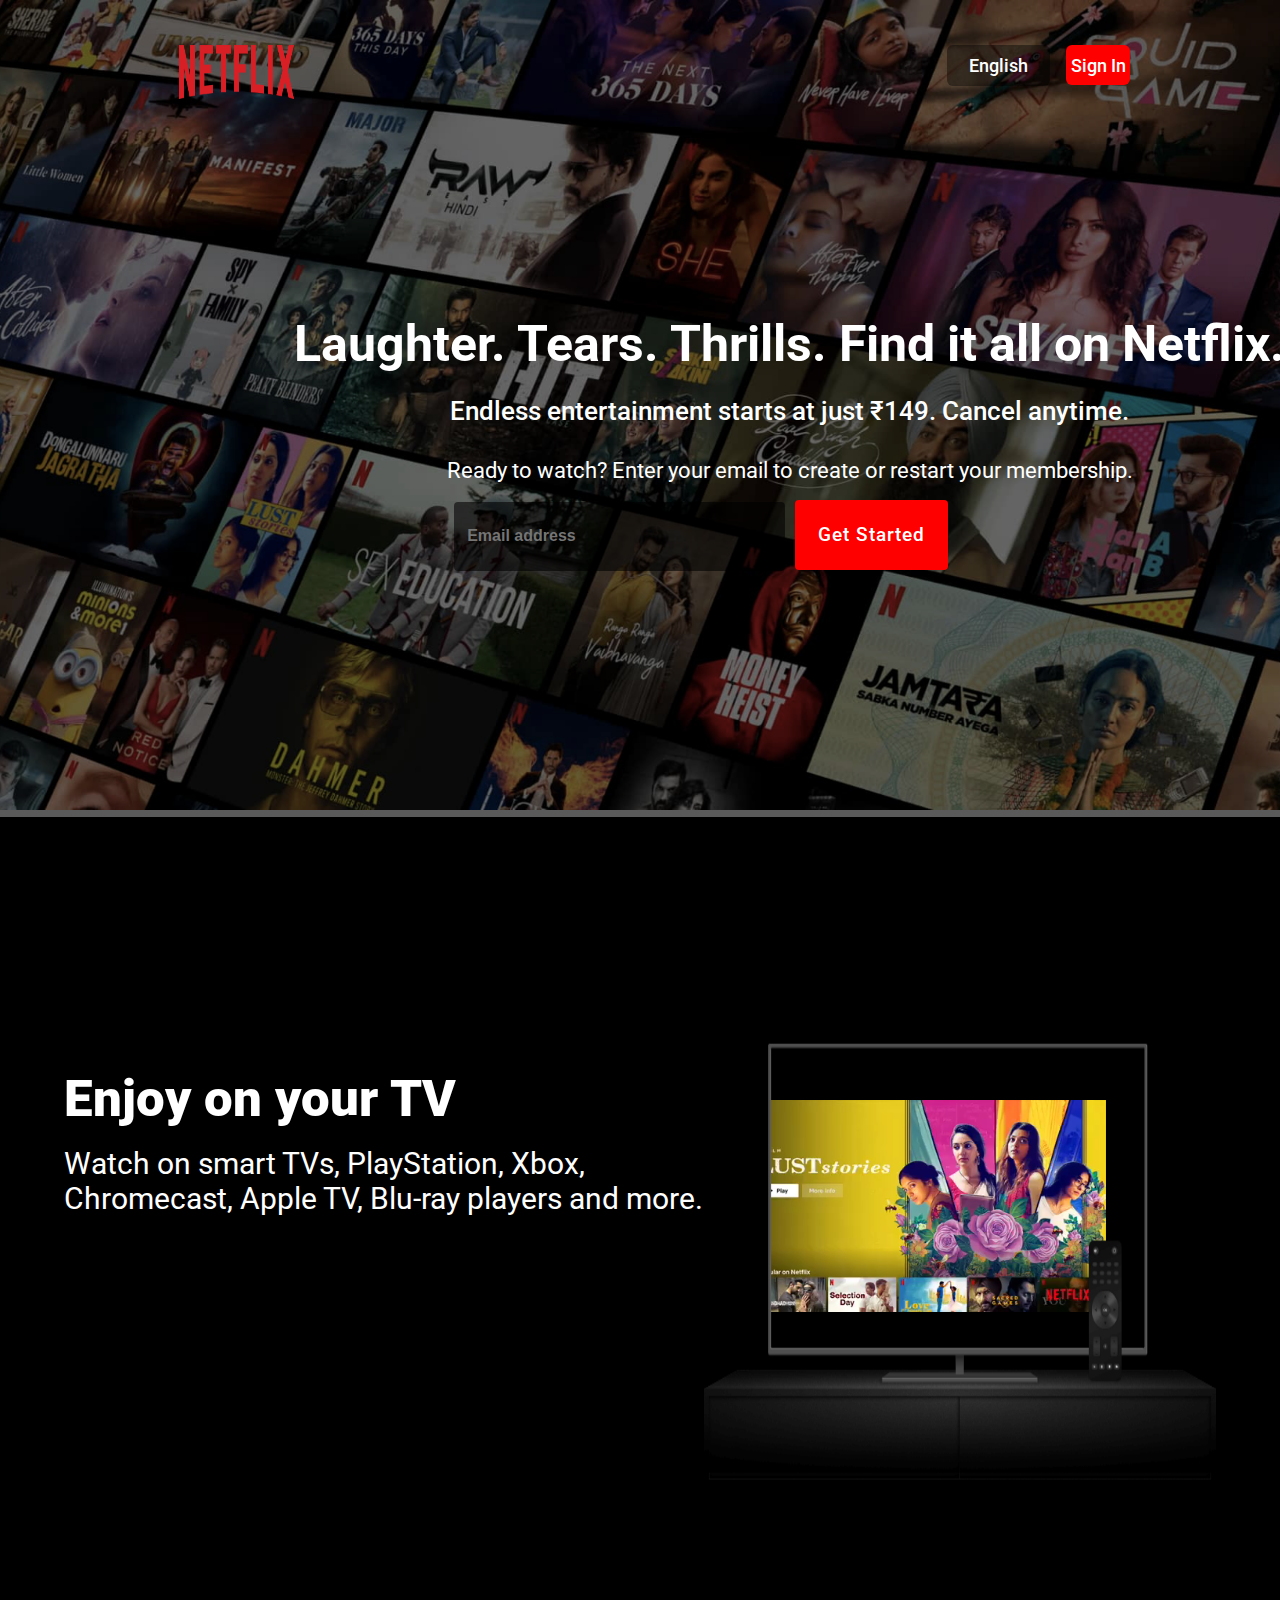
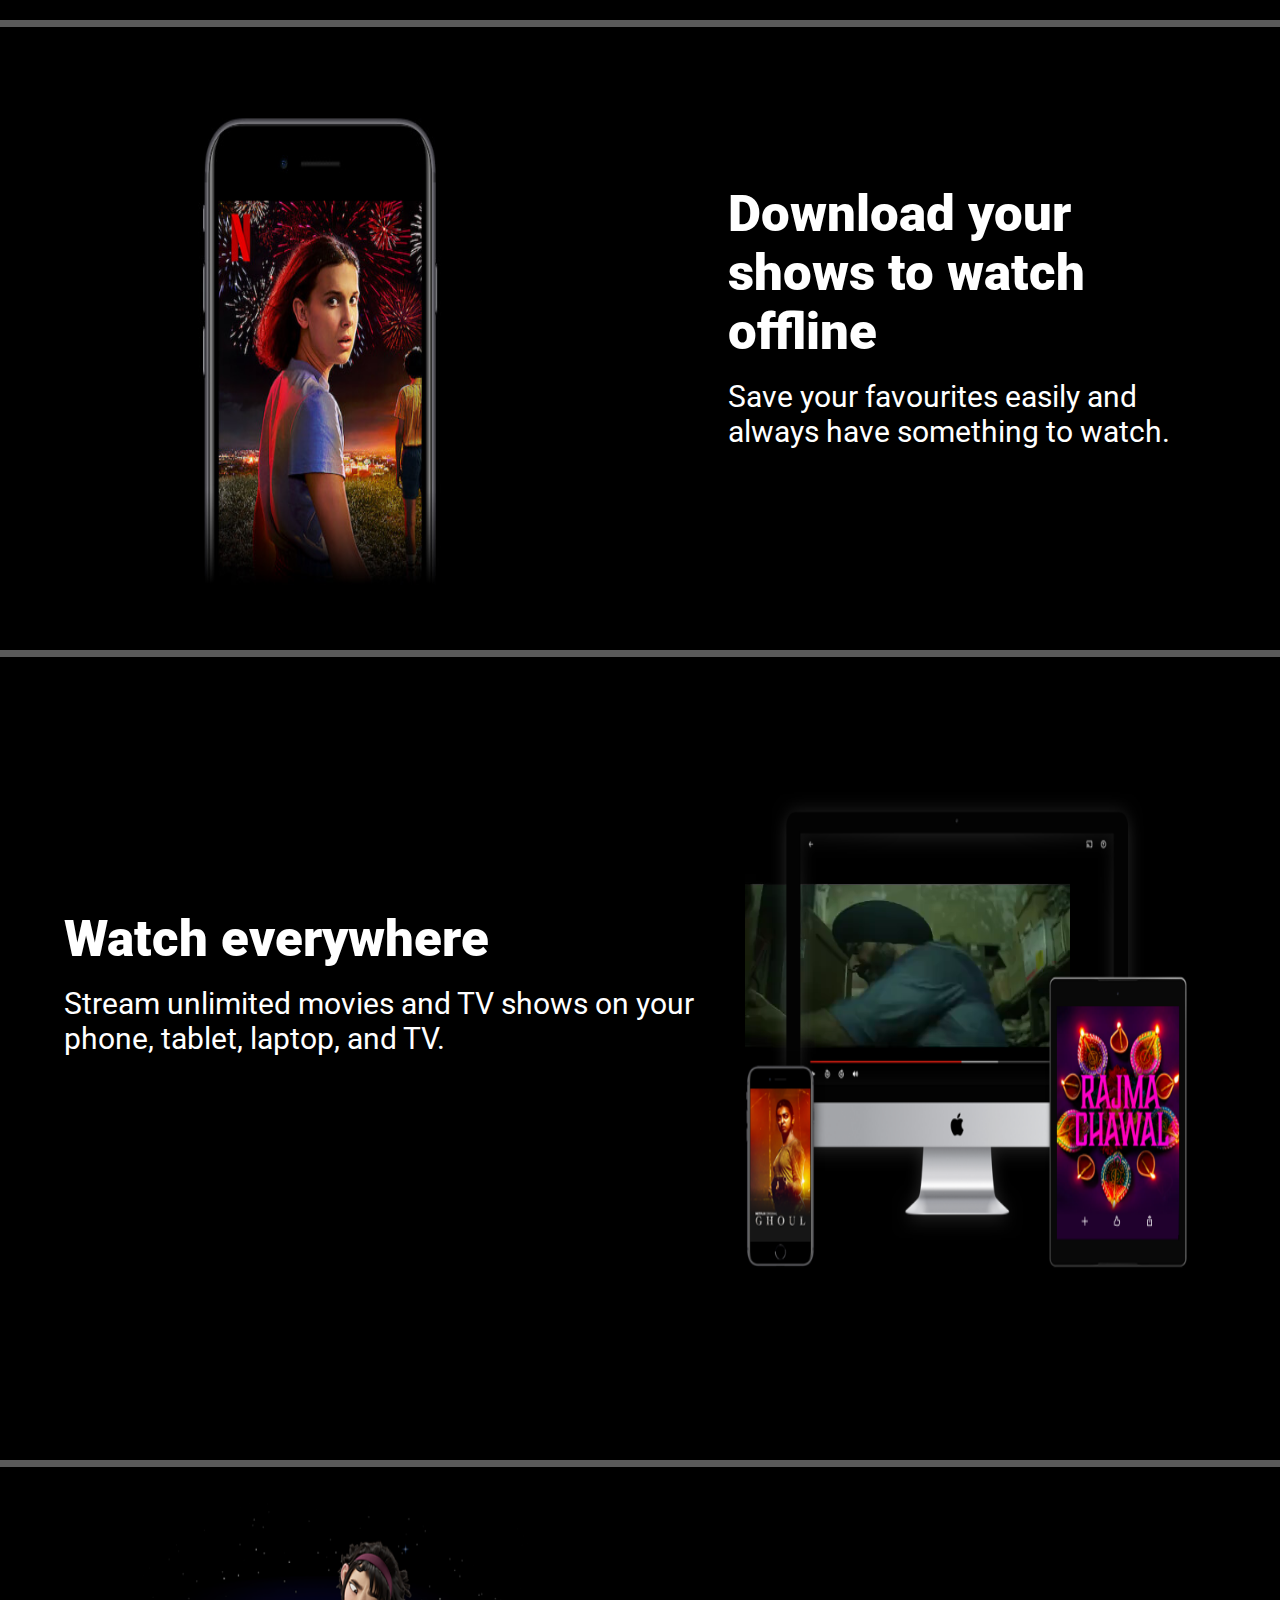
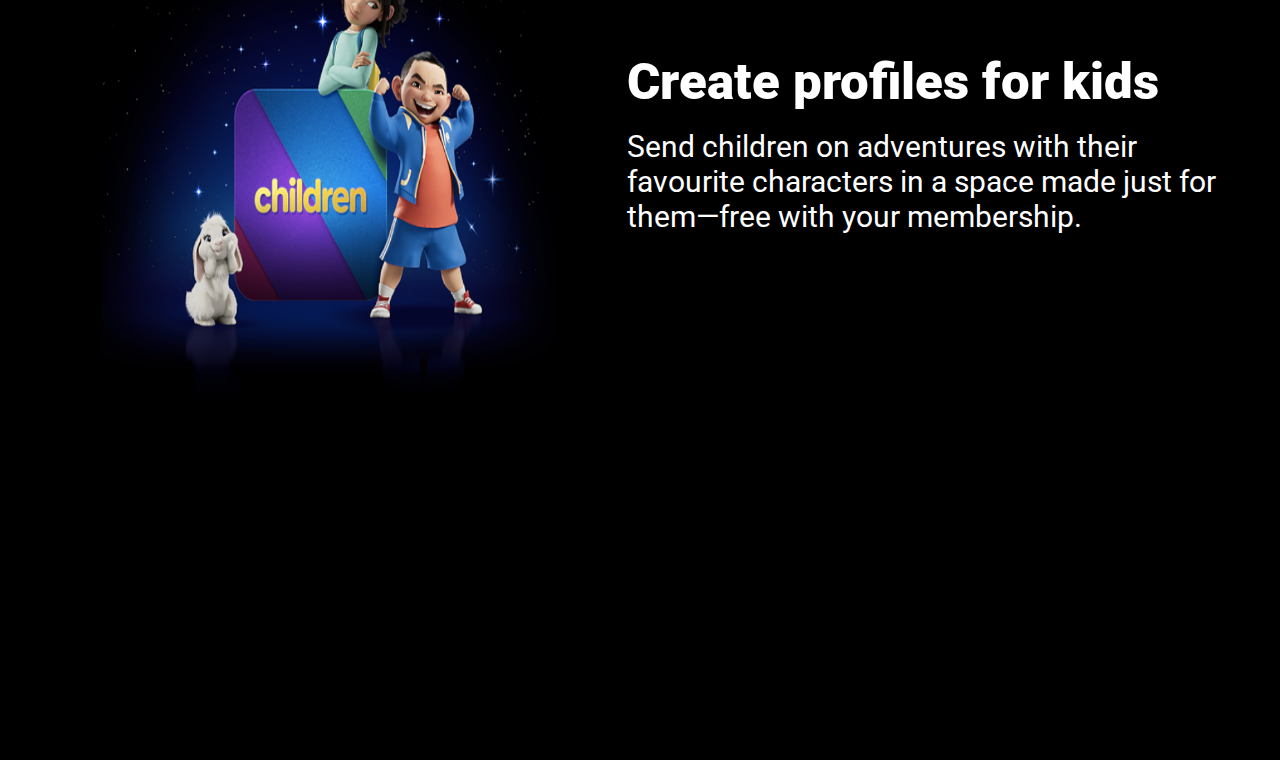
<file: Projects/Netflix clone/index.html>
<!DOCTYPE html>
<html lang="en">

<head>
    <meta charset="UTF-8">
    <meta name="viewport" content="width=device-width, initial-scale=1.0">
    <title>Document</title>
    <link rel="preconnect" href="https://fonts.googleapis.com">
    <link rel="preconnect" href="https://fonts.gstatic.com" crossorigin>
    <link href="https://fonts.googleapis.com/css2?family=Roboto:ital,wght@0,100;0,300;0,400;0,500;0,700;0,900;1,100;1,300;1,400;1,500;1,700;1,900&display=swap" rel="stylesheet">
    <link rel="stylesheet" href="style.css">
</head>

<body>
    <div class="main">
        <div class="container1">
            <div class="layer">
                <div class="topdiv">
                    <div class="left"><img src="logo.png" alt="Netflix.logo"></div>
                    <div class="right"><button class="btn1">English</button>
                                       <button class="btn2">Sign In</button>
                    </div>
                </div>
                <div class="content1">
                    <h1>Laughter. Tears. Thrills. Find it all on Netflix.</h1>
                    <p class="p1">Endless entertainment starts at just ₹149. Cancel anytime.</p>
                    <p class="p2">Ready to watch? Enter your email to create or restart your membership.</p>
                    <input type="text" placeholder="Email address">
                    <button>Get Started</button>
                </div>
            </div>
        </div>
        <div class="container2">
            <div class="left2">
                <div class="content2">
                    <h1>Enjoy on your TV</h1>
                    <p>Watch on smart TVs, PlayStation, Xbox, Chromecast, Apple TV, Blu-ray players and more.</p>
                </div>
            </div>
            <div class="right2">
                <video autoplay inline muted loop>
                    <source src="video-tv-in-0819.mp4" type="video/mp4">
                </video>
            <img src="tv.png" alt="tv">
            </div>
        </div>
        <div class="container3">
            <div class="img">
                <img src="mobile-0819.jpg" alt="" class="img3">
            </div>
           <div class="content3">
            <h1>Download your shows to watch offline</h1>
            <p>Save your favourites easily and always have something to watch.</p>
           </div>
        </div>
        <div class="container4">
            <div class="left4">
                <div class="content4">
                    <h1>Watch everywhere</h1>
                    <p>Stream unlimited movies and TV shows on your phone, tablet, laptop, and TV.</p>
                </div>
            </div>
            <div class="right4">
                <video class="video" autoplay inline muted loop>
                    <source src="video-devices-in.mp4" type="video/mp4">
                </video>
            <img src="device-pile-in.png" alt="device.png" class="device">
            </div>
        </div>
        <div class="container5">
            <div class="right5">
                <img src="feature-4.png" alt="feature" class="img5">
            </div>
            <div class="left5">
                <div class="content5">
                    <h1>Create profiles for kids</h1>
                    <p>Send children on adventures with their favourite characters in a space made just for them—free with your membership.</p>
                </div>
            </div>
            <div class="5left"></div>
        </div>
    </div>
</body>

</html>
</file>
<file: Projects/Netflix clone/style.css>
*{
    margin: 0;
    padding: 0;
    box-sizing: border-box;
}
html , body{
    height:100%;
    width: 100%;
}
.main{
    height: 440vh;
    width: 100vw;
    background-color: black;
}
.container1{
    height: 90vh;
    width: auto;
    /* background-color: red; */
    background-image: url(header-image.png);
    background-position: center;
    background-repeat: no-repeat;
    background-size: cover;
}
.layer{
    height: 90vh;
    width: auto;
    background-color: rgba(0, 0, 0, 0.47);
}
.topdiv{
    height: 15vh;
    width: auto;
    /* background-color: red; */
    display: flex;
}
.left{
    height: 15vh;
    width: 50vw;
    /* background-color: aqua; */
}
.left>img{
    position: relative;
    height: 6vh;
    width:9vw;
    top: 5vh;
    margin-left: 9vw;
}
.right{
    height: 15vh;
    width: 50vw;
    /* background-color: purple; */
}
.btn1{
    margin-top: 5vh;
    margin-left: 24vw;
    height: 4.5vh;
    width: 8vw;
    font-family: "Roboto", sans-serif;
    font-weight: 500;
    font-style: normal;
    font-size: large;
    border-radius: 6px;
    border-style: none;
    color: white;
    background-color:rgba(0, 0, 0, 0.403);
}
.btn2{

    height: 4.4vh;
    width: 5vw;
    font-family: "Roboto", sans-serif;
    font-weight: 500;
    font-style: normal;
    font-size: large;
    margin-left: 1vw;
    border-radius: 6px;
    background-color: red;
    color: white;
    border-style: none;
}
.content1{
    height: fit-content;
    width: fit-content;
    /* background-color: aqua; */
    position: relative;
    top: 20vh;
    left: 23vw;
}
.content1>h1{
  font-family: "Roboto", sans-serif;
  font-weight:bolder;
  font-style: normal;
  font-size: 50px;
  color: white;
}
.p1{
    font-family: "Roboto", sans-serif;
    font-weight: 500;
    font-style: normal;
    color: white;
    text-align: center;
    font-size: 25.7px;
    margin-top: 2.6vh;
}
.p2{

    font-weight: 500;
    font-style: normal;
    color: white;
    text-align: center;
    font-size: 21.8px;
    margin-top: 3.5vh;
    letter-spacing:normal;
    font-weight: normal;
    font-family: "Roboto", sans-serif;
}
.content1>input{
    margin-top: 2.1vh;
    margin-left: 12vw;
    height: 7.7vh;
    width: 25.8vw;
    border-radius: 4px;
    font-size: medium;
    margin-left: 12.5vw;
    padding-left: 1vw;
    letter-spacing: normal;
    color: rgb(239, 232, 232);
    font-weight:bold;
    background-color: rgba(0, 0, 0, 0.575);
    border-style: none;
}
.content1>button{
    height: 7.7vh;
    width: 12vw;
    border-radius: 4px;
    color: white;
    font-family: "Roboto", sans-serif;
    font-weight: 500;
    font-style: normal;
    font-size: larger;
    letter-spacing: 1px;
    background-color: red;
    border-style: none;
    margin-left: 6px;
}
.container2{
    height: 90vh;
    width: 100vw;
    /* background-color:aqua; */
    border-top:7px solid rgba(128, 128, 128, 0.7);
    display: flex;
    
}
.left2{
    height: 88.3vh;
    width: 50vw;
    /* background-color: aqua; */
}
.right2{
    height: 90vh;
    width: 50vw;
    /* background-color: blueviolet; */
}
img{
    height: 61vh;
    width: 40vw;
    position: relative;
    top: 13vh;
    left: 5vw;
}
video{
    position: absolute;
    top: 115.5vh;
    right: 19.3vh;
    height: 37vh;
    width: 29.4vw;
}
.content2{
    height: fit-content;
    width: fit-content;
    /* background-color: blue; */
    position: relative;
    top: 28vh;
    left: 5vw;
}
.content2>h1{
    font-family: "Roboto", sans-serif;
    font-weight:900;
    font-style: normal;
    font-size: 51px;
    color: white;
}
.content2>p{
    font-family: "Roboto", sans-serif;
    font-weight: 600px;
    font-style: normal;
    font-size: 30px;
    padding-top: 2vh;
    color: white;
}
.container3{
    height: 70vh;
    width: 100vw;
    /* background-color: red; */
    border-top: 7px solid rgba(128, 128, 128, 0.7);
    display: flex;
}
.img{
    height: fit-content;
    width: fit-content;
    position: relative;
}
.img3{
   top: 1vh;
}
.content3{
    height: fit-content;
    width: 36vw;
    /* background-color: yellowgreen; */
    left: 24vh;
    position: relative;
    top: 17.4vh;
}
.content3>h1{
    font-family: "Roboto", sans-serif;
    font-weight:900;
    font-style: normal;
    font-size: 51px;
    color: white;
}
.content3>p{
    font-family: "Roboto", sans-serif;
    font-weight: 600px;
    font-style: normal;
    font-size: 30px;
    padding-top: 2vh;
    color: white;
}
.container4{
    height: 90vh;
    width: 100vw;
    /* background-color:aqua; */
    border-top:7px solid rgba(128, 128, 128, 0.7);
    display: flex;
}
.left4{
    height: 88.3vh;
    width: 50vw;
    /* background-color: aqua; */
}
.right4{
    height: 90vh;
    width: 50vw;
    /* background-color: blueviolet; */
}
.device{
    height: 61vh;
    width: 40vw;
    position: relative;
    top: 13vh;
    left: 5vw;
}
.video{
    position: absolute;
    top: 266.5vh;
    right: 23.3vh;
    height: 37vh;
    width: 25.4vw;
}
.content4{
    height: fit-content;
    width: fit-content;
    /* background-color: blue; */
    position: relative;
    top: 28vh;
    left: 5vw;
}
.content4>h1{
    font-family: "Roboto", sans-serif;
    font-weight:900;
    font-style: normal;
    font-size: 51px;
    color: white;
}
.content4>p{
    font-family: "Roboto", sans-serif;
    font-weight: 600px;
    font-style: normal;
    font-size: 30px;
    padding-top: 2vh;
    color: white;
}
.container5{
    height: 50vh;
    width: 100vw;
    /* background-color:red; */
    border-top: 7px solid rgba(128, 128, 128, 0.7);
    display: flex;
}
.right5{
    height: 58.3vh;
    width: 50vw;
    /* background-color: red; */
    position: relative;
}
.img5{
    height: 55vh;
    width: 37vw;
    top: 4vh;
    left: 8vw;
}
.left5{
    height: 58.3vh;
    width: 50vw;
    /* background-color: yellow; */
}
.content5{
    height: fit-content;
    width: 48vw;
    position: relative;
    top: 20.5vh;
    right: 1vw;
    /* background-color: blue; */
}
.content5>h1{
    font-family: "Roboto", sans-serif;
    font-weight:900;
    font-style: normal;
    font-size: 51px;
    color: white;
}
.content5>p{
    font-family: "Roboto", sans-serif;
    font-weight: 600px;
    font-style: normal;
    font-size: 30px;
    padding-top: 2vh;
    color: white;
}
</file>
